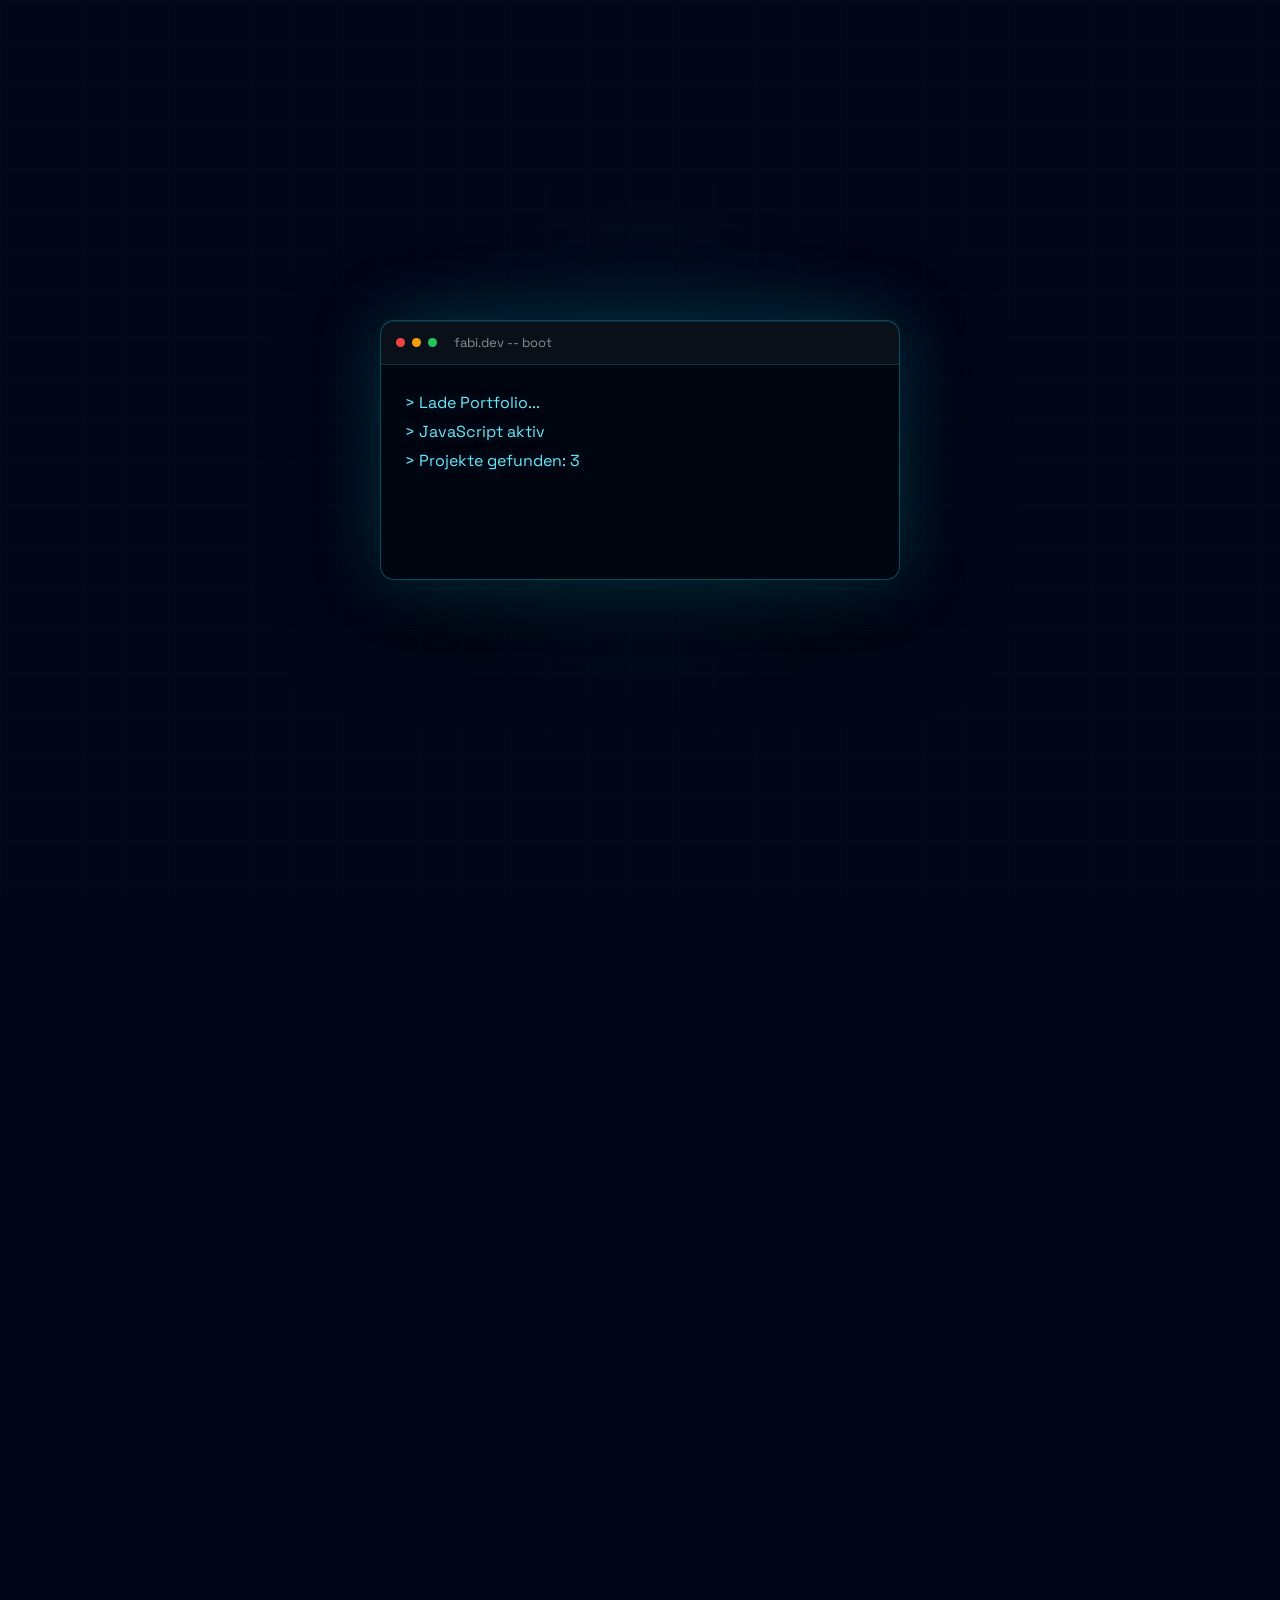
<file: index.html>
﻿<!doctype html>
<html lang="de">
  <head>
    <link rel="preconnect" href="https://fonts.googleapis.com" />
    <link rel="preconnect" href="https://fonts.gstatic.com" crossorigin />
    <link
      href="https://fonts.googleapis.com/css2?family=Inter:wght@400;500;700;900&family=Space+Grotesk:wght@500;700&display=swap"
      rel="stylesheet"
    />
    <meta charset="UTF-8" />
    <meta name="viewport" content="width=device-width, initial-scale=1.0" />
    <link rel="stylesheet" href="style.css" />
    <title>&lt;Fabi.Dev&gt;</title>
  </head>
  <body>
    <div class="loading-screen" id="loading-screen">
      <div class="loading-window">
        <div class="terminal-top">
          <span></span>
          <span></span>
          <span></span>
        </div>
        <div class="loading-output" id="loading-output"></div>
        <form class="terminal-command" id="terminal-command">
          <label for="terminal-input">fabi.dev &gt;</label>
          <input id="terminal-input" type="text" autocomplete="off" />
        </form>
      </div>
    </div>

    <header class="site-header">
      <nav class="glass-nav">
        <ul class="nav-links">
          <li><a href="#home">Home</a></li>
          <li><a href="#projects">Projekte</a></li>
          <li><a href="#about">Über mich</a></li>
          <li><a href="#contact">Kontakt</a></li>
        </ul>

      </nav>
    </header>

    <div class="glow-panel">
      <span>Glow</span>
      <button class="glow-button is-active" data-glow="6, 182, 212" type="button">Cyan</button>
      <button class="glow-button" data-glow="124, 58, 237" type="button">Purple</button>
      <button class="glow-button" data-glow="239, 68, 68" type="button">Red</button>
    </div>

    <button class="scroll-top-button" type="button" aria-label="Nach oben scrollen">Top</button>

    <section class="hero" id="home">
      <div class="hero-card">
        <p class="hero-label">Webentwicklung / JavaScript / Projekte</p>
        <h1>&lt;Fabi.Dev&gt;</h1>
        <p class="hero-text">
          Ich lerne Webentwicklung, baue eigene Projekte und dokumentiere hier
          meinen Fortschritt.
        </p>

        <a class="hero-button" href="#projects">Projekte ansehen</a>
      </div>
    </section>

    <section class="projects" id="projects">
      <div class="section-header">
        <p class="section-label">Meine Projekte</p>
        <h2>Was ich gerade baue und lerne</h2>
      </div>

      <div class="project-grid" id="project-grid"></div>
    </section>

    <section class="about" id="about">
      <div class="section-header">
        <p class="section-label">Über mich</p>
        <h2>Ich lerne, indem ich echte Sachen baue</h2>
      </div>

      <div class="about-grid">
        <article class="info-card">
          <h3>Mein Fokus</h3>
          <p>
            Ich baue kleine Web-Projekte, damit ich HTML, CSS und JavaScript
            nicht nur verstehe, sondern wirklich anwenden kann.
          </p>
        </article>

        <article class="info-card">
          <h3>Mein Ziel</h3>
          <p>
            Schritt für Schritt möchte ich APIs, Datenbanken, eigene Tools und
            später React-Projekte verstehen und sauber umsetzen.
          </p>
        </article>
      </div>
    </section>

    <section class="learning">
      <div class="section-header">
        <p class="section-label">Lernweg</p>
        <h2>Was ich gerade trainiere</h2>
      </div>

      <div class="learning-grid">
        <article class="learning-item">
          <span>01</span>
          <h3>Grundlagen</h3>
          <p>HTML-Struktur, CSS-Layout, Abstände, Farben und responsive Design.</p>
        </article>

        <article class="learning-item">
          <span>02</span>
          <h3>JavaScript</h3>
          <p>DOM, Events, Arrays, Objekte, Funktionen und kleine UI-Features.</p>
        </article>

        <article class="learning-item">
          <span>03</span>
          <h3>Nächste Schritte</h3>
          <p>APIs, Daten speichern, bessere Projektstruktur und später React.</p>
        </article>
      </div>
    </section>

    <section class="contact" id="contact">
      <div>
        <p class="section-label">Kontakt</p>
        <h2>Kontakt & Links</h2>
        <p class="contact-text">
          Du findest mein Projekt auf GitHub. Weitere Links und Kontaktmoeglichkeiten
          kann ich spaeter hier ergaenzen.
        </p>
      </div>

      <div class="contact-actions">
        <a href="https://github.com/xFabi" target="_blank" rel="noreferrer">GitHub ansehen</a>
        <a href="https://discord.com/users/1252322907980566538" target="_blank" rel="noreferrer">Discord</a>
        <a class="contact-secondary" href="#projects">Projekte ansehen</a>
      </div>
    </section>

    <footer class="site-footer">
      <p>&lt;Fabi.Dev&gt;</p>
      <div class="footer-links">
        <a href="impressum.html">Impressum</a>
        <a href="datenschutz.html">Datenschutz</a>
      </div>
      <span>Portfolio V1 / gebaut mit HTML, CSS und JavaScript</span>
    </footer>



    
      <script src="data-js/projekte.js"></script>  
    <script src="js/main.js"></script>
  </body>
</html>
</file>
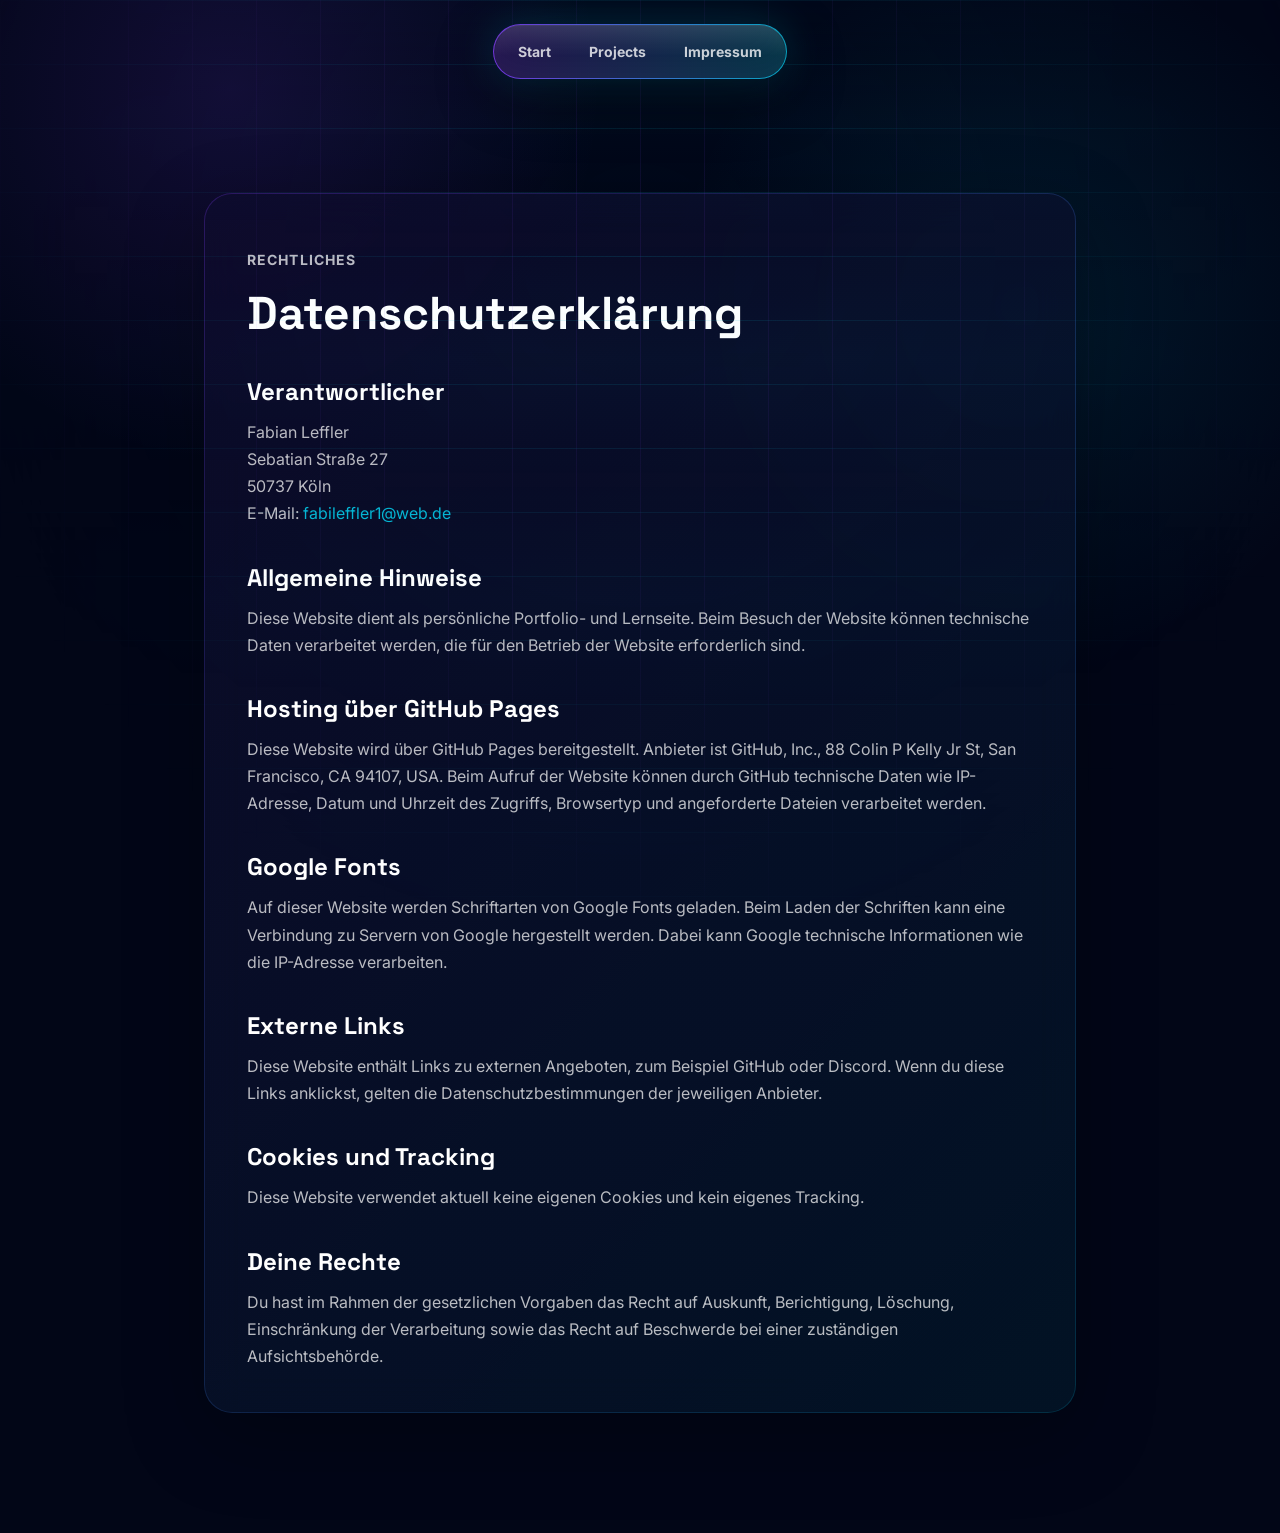
<file: datenschutz.html>
<!doctype html>
<html lang="de">
  <head>
    <link rel="preconnect" href="https://fonts.googleapis.com" />
    <link rel="preconnect" href="https://fonts.gstatic.com" crossorigin />
    <link
      href="https://fonts.googleapis.com/css2?family=Inter:wght@400;500;700;900&family=Space+Grotesk:wght@500;700&display=swap"
      rel="stylesheet"
    />
    <meta charset="UTF-8" />
    <meta name="viewport" content="width=device-width, initial-scale=1.0" />
    <link rel="stylesheet" href="style.css" />
    <title>Datenschutz / &lt;Fabi.Dev&gt;</title>
  </head>
  <body>
    <header class="site-header">
      <nav class="glass-nav">
        <ul class="nav-links">
          <li><a href="index.html">Start</a></li>
          <li><a href="index.html#projects">Projects</a></li>
          <li><a href="impressum.html">Impressum</a></li>
        </ul>
      </nav>
    </header>

    <main class="legal-page">
      <article class="legal-card">
        <p class="section-label">Rechtliches</p>
        <h1>Datenschutzerklärung</h1>

        <section>
          <h2>Verantwortlicher</h2>
          <p>
            Fabian Leffler<br />
            Sebatian Straße 27<br />
            50737 Köln<br />
            E-Mail: 
            <a href="mailto:fabileffler1@web.de">fabileffler1@web.de</a>
          </p>
        </section>

        <section>
          <h2>Allgemeine Hinweise</h2>
          <p>
            Diese Website dient als persönliche Portfolio- und Lernseite. Beim
            Besuch der Website können technische Daten verarbeitet werden, die
            für den Betrieb der Website erforderlich sind.
          </p>
        </section>

        <section>
          <h2>Hosting über GitHub Pages</h2>
          <p>
            Diese Website wird über GitHub Pages bereitgestellt. Anbieter ist
            GitHub, Inc., 88 Colin P Kelly Jr St, San Francisco, CA 94107, USA.
            Beim Aufruf der Website können durch GitHub technische Daten wie
            IP-Adresse, Datum und Uhrzeit des Zugriffs, Browsertyp und
            angeforderte Dateien verarbeitet werden.
          </p>
        </section>

        <section>
          <h2>Google Fonts</h2>
          <p>
            Auf dieser Website werden Schriftarten von Google Fonts geladen.
            Beim Laden der Schriften kann eine Verbindung zu Servern von Google
            hergestellt werden. Dabei kann Google technische Informationen wie
            die IP-Adresse verarbeiten.
          </p>
        </section>

        <section>
          <h2>Externe Links</h2>
          <p>
            Diese Website enthält Links zu externen Angeboten, zum Beispiel
            GitHub oder Discord. Wenn du diese Links anklickst, gelten die
            Datenschutzbestimmungen der jeweiligen Anbieter.
          </p>
        </section>

        <section>
          <h2>Cookies und Tracking</h2>
          <p>
            Diese Website verwendet aktuell keine eigenen Cookies und kein
            eigenes Tracking.
          </p>
        </section>

        <section>
          <h2>Deine Rechte</h2>
          <p>
            Du hast im Rahmen der gesetzlichen Vorgaben das Recht auf Auskunft,
            Berichtigung, Löschung, Einschränkung der Verarbeitung sowie das
            Recht auf Beschwerde bei einer zuständigen Aufsichtsbehörde.
          </p>
        </section>
      </article>
    </main>
  </body>
</html>
</file>
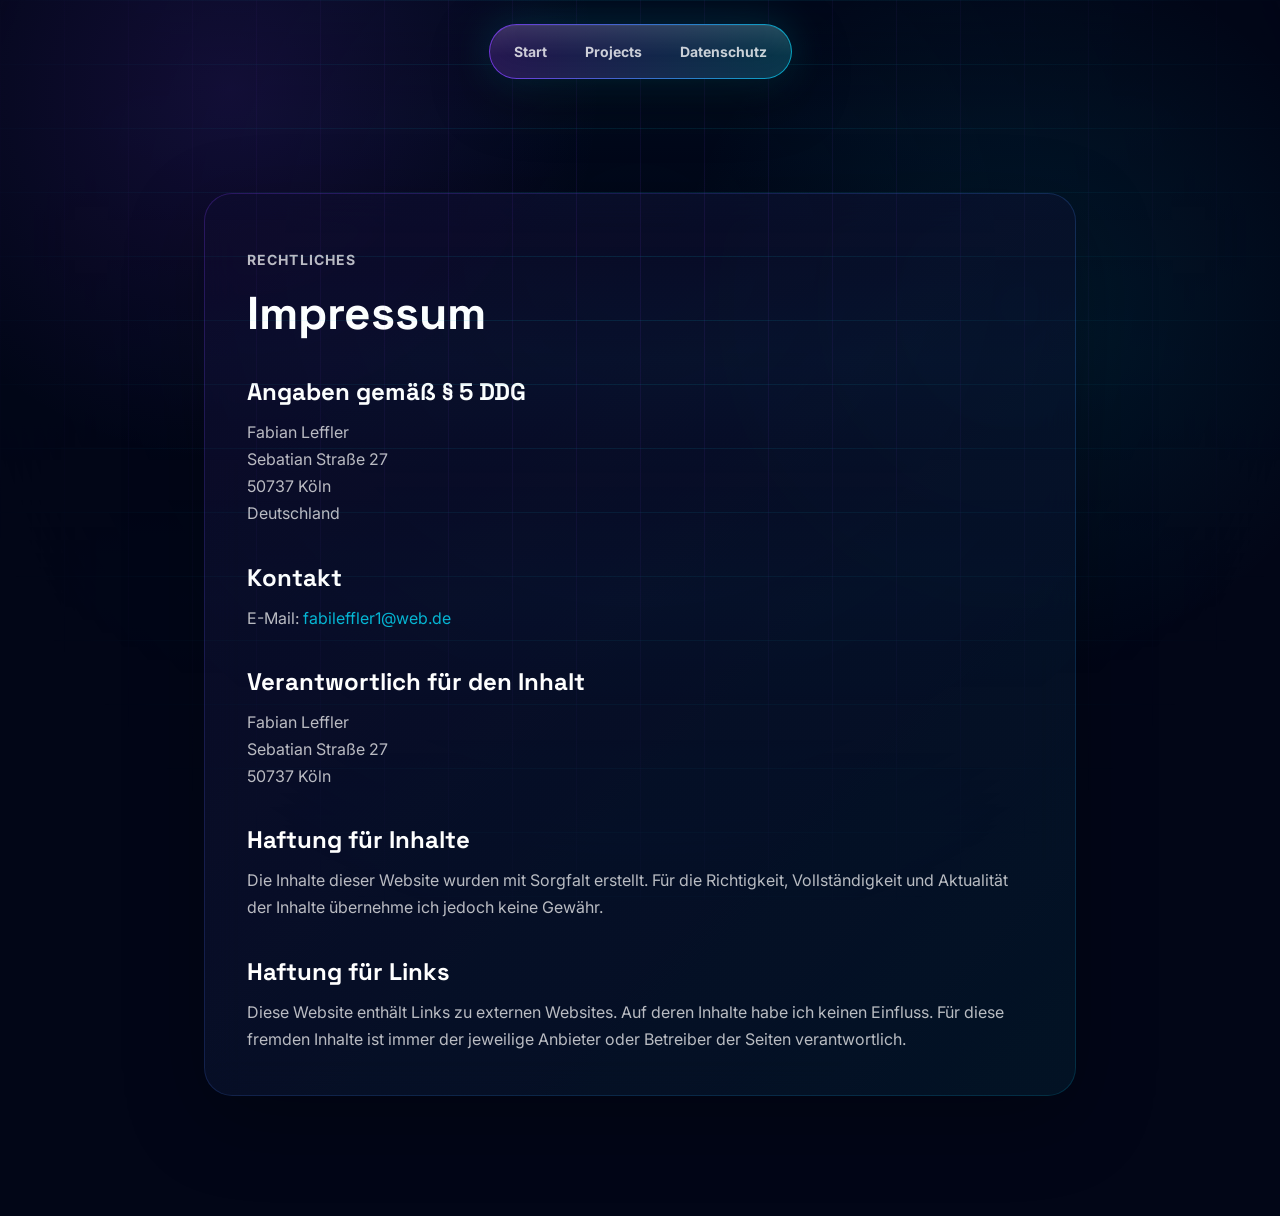
<file: impressum.html>
<!doctype html>
<html lang="de">
  <head>
    <link rel="preconnect" href="https://fonts.googleapis.com" />
    <link rel="preconnect" href="https://fonts.gstatic.com" crossorigin />
    <link
      href="https://fonts.googleapis.com/css2?family=Inter:wght@400;500;700;900&family=Space+Grotesk:wght@500;700&display=swap"
      rel="stylesheet"
    />
    <meta charset="UTF-8" />
    <meta name="viewport" content="width=device-width, initial-scale=1.0" />
    <link rel="stylesheet" href="style.css" />
    <title>Impressum / &lt;Fabi.Dev&gt;</title>
  </head>
  <body>
    <header class="site-header">
      <nav class="glass-nav">
        <ul class="nav-links">
          <li><a href="index.html">Start</a></li>
          <li><a href="index.html#projects">Projects</a></li>
          <li><a href="datenschutz.html">Datenschutz</a></li>
        </ul>
      </nav>
    </header>

    <main class="legal-page">
      <article class="legal-card">
        <p class="section-label">Rechtliches</p>
        <h1>Impressum</h1>

        <section>
          <h2>Angaben gemäß § 5 DDG</h2>
          <p>
            Fabian Leffler<br />
            Sebatian Straße 27<br />
            50737 Köln<br />
            Deutschland
          </p>
        </section>

        <section>
          <h2>Kontakt</h2>
          <p>
            E-Mail:
            <a href="mailto:fabileffler1@web.de">fabileffler1@web.de</a>
          </p>
        </section>

        <section>
          <h2>Verantwortlich für den Inhalt</h2>
          <p>
            Fabian Leffler<br />
            Sebatian Straße 27<br />
            50737 Köln
          </p>
        </section>

        <section>
          <h2>Haftung für Inhalte</h2>
          <p>
            Die Inhalte dieser Website wurden mit Sorgfalt erstellt. Für die
            Richtigkeit, Vollständigkeit und Aktualität der Inhalte übernehme
            ich jedoch keine Gewähr.
          </p>
        </section>

        <section>
          <h2>Haftung für Links</h2>
          <p>
            Diese Website enthält Links zu externen Websites. Auf deren Inhalte
            habe ich keinen Einfluss. Für diese fremden Inhalte ist immer der
            jeweilige Anbieter oder Betreiber der Seiten verantwortlich.
          </p>
        </section>
      </article>
    </main>
  </body>
</html>
</file>
<file: style.css>
/* Basis */

h1,
h2,
h3 {
  font-family: "Space Grotesk", sans-serif;
}

* {
    box-sizing: border-box;
}

body {
  margin: 0;
  font-family: "Inter", sans-serif;
  background-color: #020617;
  color: white;
  overflow-x: hidden;
}

body.is-loading {
  overflow: hidden;
}

body.is-loading .site-header,
body.is-loading .glow-panel,
body.is-loading .scroll-top-button,
body.is-loading .hero,
body.is-loading .projects,
body.is-loading .about,
body.is-loading .learning,
body.is-loading .contact,
body.is-loading .site-footer {
  visibility: hidden;
}

body:not(.is-loading) .loading-screen {
  pointer-events: none;
}

body::before {
  position: fixed;
  inset: 0;
  z-index: -1;
  background:
    radial-gradient(circle at 18% 10%, rgba(124, 58, 237, 0.14), transparent 28%),
    radial-gradient(circle at 80% 34%, rgba(6, 182, 212, 0.1), transparent 30%),
    #020617;
  content: "";
}

body::after {
  position: fixed;
  inset: 0;
  z-index: 0;
  background-image:
    linear-gradient(rgba(6, 182, 212, 0.14) 1px, transparent 1px),
    linear-gradient(90deg, rgba(124, 58, 237, 0.11) 1px, transparent 1px),
    linear-gradient(180deg, transparent, rgba(6, 182, 212, 0.035), transparent);
  background-size: 64px 64px, 64px 64px, 100% 240px;
  box-shadow: inset 0 0 120px rgba(6, 182, 212, 0.08);
  mask-image: radial-gradient(circle at 50% 28%, black, transparent 78%);
  animation: gridMove 18s linear infinite;
  content: "";
  pointer-events: none;
}

.site-header,
.hero,
.projects,
.about,
.learning,
.contact,
.site-footer {
  position: relative;
  z-index: 1;
}

@keyframes gridMove {
  0% {
    background-position: 0 0;
    opacity: 0.7;
  }

  50% {
    opacity: 0.5;
  }

  100% {
    background-position: 64px 64px;
    opacity: 0.7;
  }
}

h1,
h2,
h3,
p {
    margin: 0;
}


:root {
  --glow-color: 6, 182, 212;
}

/* Hero */

.hero {
  display: flex;
  align-items: flex-start;
  max-width: 1280px;
  min-height: 520px;
  margin: 90px auto 0;
  padding: 48px 64px;
  border-radius: 36px;
  background-image: url("assets/img/bg-main.png");
  background-size: cover;
  background-position: center;
  background-repeat: no-repeat;
  border: 1px solid rgba(255, 255, 255, 0.16);
  box-shadow: 0 30px 100px rgba(var(--glow-color), 0.18);
  outline: 1px solid rgba(255, 255, 255, 0.08);
  outline-offset: -8px;
  overflow: hidden;
}

.hero-card {
  width: 560px;
  min-height: 390px;
  padding: 64px;
  border-radius: 28px;
  background: rgba(2, 6, 23, 0.42);
  border: 1px solid rgba(255, 255, 255, 0.1);
  backdrop-filter: blur(18px);
  box-shadow: 0 24px 80px rgba(0, 0, 0, 0.35);
}

.hero-card h1 {
  font-size: 56px;
  line-height: 1;
  background: linear-gradient(90deg, #7C3AED, #06b6d4);
  -webkit-background-clip: text;
  color: transparent;
}

.hero-label {
  margin-bottom: 14px;
  color: #ffffff;
  font-size: 14px;
  font-weight: 700;
  letter-spacing: 0.08em;
  text-transform: uppercase;
}

.hero-text {
  max-width: 390px;
  margin-top: 18px;
  color: rgb(255, 255, 255);
  font-size: 17px;
  line-height: 1.6;
}

/* Lade-Terminal */

.loading-screen {
  position: fixed;
  inset: 0;
  z-index: 100;
  display: grid;
  place-items: center;
  padding: 24px;
  background: #020617;
  opacity: 1;
  transition: opacity 0.45s ease, visibility 0.45s ease;
}

.loading-screen::before {
  position: absolute;
  inset: 0;
  background:
    linear-gradient(rgba(6, 182, 212, 0.06) 1px, transparent 1px),
    linear-gradient(90deg, rgba(6, 182, 212, 0.04) 1px, transparent 1px),
    radial-gradient(circle at 50% 50%, rgba(var(--glow-color), 0.16), transparent 36%);
  background-size: 42px 42px, 42px 42px, 100% 100%;
  content: "";
  opacity: 0.5;
}

.loading-screen.is-hidden {
  visibility: hidden;
  opacity: 0;
}

.loading-window {
  position: relative;
  z-index: 1;
  width: min(520px, 100%);
  min-height: 260px;
  overflow: hidden;
  border: 1px solid rgba(6, 182, 212, 0.42);
  border-radius: 14px;
  background: rgba(1, 7, 16, 0.96);
  box-shadow:
    inset 0 1px 0 rgba(255, 255, 255, 0.08),
    0 0 70px rgba(var(--glow-color), 0.25),
    0 30px 100px rgba(0, 0, 0, 0.65);
}

.terminal-top {
  display: flex;
  gap: 7px;
  align-items: center;
  padding: 13px 15px;
  border-bottom: 1px solid rgba(6, 182, 212, 0.22);
  background: rgba(255, 255, 255, 0.04);
}

.terminal-top::after {
  margin-left: 10px;
  color: rgba(255, 255, 255, 0.52);
  font-family: "Space Grotesk", sans-serif;
  font-size: 13px;
  content: "fabi.dev -- boot";
}

.terminal-top span {
  width: 9px;
  height: 9px;
  border-radius: 999px;
  background: rgba(255, 255, 255, 0.25);
}

.terminal-top span:nth-child(1) {
  background: #ef4444;
}

.terminal-top span:nth-child(2) {
  background: #f59e0b;
}

.terminal-top span:nth-child(3) {
  background: #22c55e;
}

.loading-output {
  padding: 24px 24px 28px;
  color: #67e8f9;
  font-family: "Space Grotesk", sans-serif;
  font-size: 16px;
  line-height: 1.8;
  text-shadow: 0 0 18px rgba(6, 182, 212, 0.34);
}

.terminal-line {
  min-height: 23px;
}

.terminal-cursor {
  display: inline-block;
  width: 8px;
  height: 16px;
  margin-left: 3px;
  background: #06b6d4;
  animation: cursorBlink 0.8s infinite;
  vertical-align: -2px;
}

.terminal-command {
  display: none;
  align-items: center;
  gap: 8px;
  padding: 0 24px 24px;
  color: #67e8f9;
  font-family: "Space Grotesk", sans-serif;
  font-size: 16px;
}

.terminal-command.is-visible {
  display: flex;
}

.terminal-command label {
  flex: 0 0 auto;
}

.terminal-command input {
  width: 100%;
  border: 0;
  outline: 0;
  background: transparent;
  color: #ffffff;
  font: inherit;
  caret-color: #06b6d4;
}

@keyframes cursorBlink {
  0%,
  45% {
    opacity: 1;
  }

  46%,
  100% {
    opacity: 0;
  }
}

.hero-button {
  display: inline-flex;
  margin-top: 32px;
  padding: 13px 20px;
  border-radius: 999px;
  background: rgba(255, 255, 255, 0.08);
  border: 1px solid rgba(6, 182, 212, 0.45);
  color: white;
  font-weight: 700;
  text-decoration: none;
  box-shadow: 0 0 30px rgba(var(--glow-color), 0.18);
}

.hero-button:hover {
  background: rgba(6, 182, 212, 0.16);
}

/* Navigation */

.site-header {
  position: sticky;
  top: 0;
  z-index: 30;
  padding: 24px 48px;
  pointer-events: none;
}

.glass-nav {
  position: relative;
  width: fit-content;
  margin: 0 auto;
  padding: 8px;
  border-radius: 999px;
  background:
    linear-gradient(rgba(2, 6, 23, 0.72), rgba(2, 6, 23, 0.72)) padding-box,
    linear-gradient(90deg, rgba(124, 58, 237, 0.9), rgba(6, 182, 212, 0.9)) border-box;
  border: 1px solid transparent;
  backdrop-filter: blur(22px);
  pointer-events: auto;
  box-shadow:
    inset 0 1px 0 rgba(255, 255, 255, 0.16),
    inset 0 -18px 35px rgba(255, 255, 255, 0.035),
    0 18px 60px rgba(0, 0, 0, 0.35),
    0 0 42px rgba(var(--glow-color), 0.22);
}

.glass-nav::before {
  position: absolute;
  inset: 1px;
  border-radius: inherit;
  background: linear-gradient(180deg, rgba(255, 255, 255, 0.12), transparent 58%);
  content: "";
  pointer-events: none;
}

.nav-links {
  display: flex;
  gap: 6px;
  padding: 0;
  margin: 0;
  list-style: none;
}

.nav-links a {
  display: inline-flex;
  padding: 10px 16px;
  border-radius: 999px;
  color: rgba(255, 255, 255, 0.78);
  font-size: 14px;
  font-weight: 700;
  text-decoration: none;
  transition: background 0.2s ease, color 0.2s ease, box-shadow 0.2s ease;
}

.nav-links a:hover {
  color: white;
  background: rgba(255, 255, 255, 0.11);
  box-shadow: inset 0 1px 0 rgba(255, 255, 255, 0.12);
}

.nav-links a.is-active {
  color: white;
  background: rgba(var(--glow-color), 0.18);
  box-shadow:
    inset 0 1px 0 rgba(255, 255, 255, 0.14),
    0 0 24px rgba(var(--glow-color), 0.18);
}

/* Floating Buttons */

.glow-panel {
  position: fixed;
  right: 24px;
  bottom: 24px;
  z-index: 20;
  display: flex;
  align-items: center;
  gap: 6px;
  padding: 8px;
  border-radius: 999px;
  background:
    linear-gradient(rgba(2, 6, 23, 0.72), rgba(2, 6, 23, 0.72)) padding-box,
    linear-gradient(90deg, rgba(124, 58, 237, 0.38), rgba(6, 182, 212, 0.38)) border-box;
  border: 1px solid transparent;
  backdrop-filter: blur(18px);
  box-shadow: 0 18px 50px rgba(0, 0, 0, 0.32);
}

.glow-panel span {
  padding: 0 8px;
  color: rgba(255, 255, 255, 0.62);
  font-size: 13px;
  font-weight: 700;
}

.glow-button {
  padding: 10px 12px;
  border: 0;
  border-radius: 999px;
  background: rgba(255, 255, 255, 0.08);
  color: rgba(255, 255, 255, 0.78);
  cursor: pointer;
  font-family: inherit;
  font-size: 13px;
  font-weight: 700;
}

.glow-button:hover,
.glow-button.is-active {
  color: white;
  background: rgba(var(--glow-color), 0.18);
}

.scroll-top-button {
  position: fixed;
  right: 24px;
  bottom: 86px;
  z-index: 20;
  width: 48px;
  height: 48px;
  border: 1px solid rgba(6, 182, 212, 0.32);
  border-radius: 999px;
  background: rgba(2, 6, 23, 0.72);
  color: white;
  cursor: pointer;
  font-family: inherit;
  font-size: 13px;
  font-weight: 700;
  opacity: 0;
  pointer-events: none;
  transform: translateY(12px);
  transition: opacity 0.2s ease, transform 0.2s ease, background 0.2s ease;
  backdrop-filter: blur(18px);
  box-shadow: 0 18px 50px rgba(0, 0, 0, 0.32);
}

.scroll-top-button.is-visible {
  opacity: 1;
  pointer-events: auto;
  transform: translateY(0);
}

.scroll-top-button:hover {
  background: rgba(var(--glow-color), 0.18);
}

/* Inhalt / Sections */

.projects {
  max-width: 1280px;
  margin: 120px auto 0;
  padding-bottom: 120px;
  scroll-margin-top: 120px;
}

.about,
.learning,
.contact,
.site-footer {
  max-width: 1280px;
  margin: 0 auto;
}

.about,
.learning,
.contact {
  scroll-margin-top: 120px;
}

.section-header {
  margin-bottom: 32px;
  text-align: center;
}

.section-label {
  display: grid;
  grid-template-columns: 1fr auto 1fr;
  align-items: center;
  gap: 18px;
  color: #06b6d4;
  font-size: 14px;
  font-weight: 700;
  text-transform: uppercase;
  letter-spacing: 0.08em;
}

.section-label::before,
.section-label::after {
  height: 1px;
  background: linear-gradient(90deg, transparent, rgba(6, 182, 212, 0.45));
  content: "";
}

.section-label::after {
  background: linear-gradient(90deg, rgba(124, 58, 237, 0.45), transparent);
}

.section-header h2 {
  margin-top: 10px;
  font-size: 42px;
}

/* Projektkarten */

.project-grid {
  display: grid;
  grid-template-columns: repeat(auto-fit, minmax(min(100%, 320px), 1fr));
  gap: 24px;
}

.project-card {
  position: relative;
  min-height: 360px;
  border-radius: 28px;
  perspective: 1000px;
  box-shadow: 0 30px 100px rgba(var(--glow-color), 0.18);
}

.project-card-inner {
  position: relative;
  min-height: 360px;
  transition: transform 0.7s ease;
  transform-style: preserve-3d;
}

.project-card.is-flipped .project-card-inner {
  transform: rotateY(180deg);
}

.project-card-face {
  position: absolute;
  inset: 0;
  display: flex;
  flex-direction: column;
  padding: 28px;
  border-radius: 28px;
  overflow: hidden;
  background:
    linear-gradient(rgba(2, 6, 23, 0.68), rgba(2, 6, 23, 0.68)) padding-box,
    linear-gradient(135deg, rgba(124, 58, 237, 0.42), rgba(6, 182, 212, 0.34), rgba(255, 255, 255, 0.08)) border-box;
  border: 1px solid transparent;
  backdrop-filter: blur(22px);
  box-shadow:
    inset 0 1px 0 rgba(255, 255, 255, 0.1),
    0 24px 70px rgba(0, 0, 0, 0.24),
    0 0 28px rgba(var(--glow-color), 0.08);
  backface-visibility: hidden;
}

.project-card-back {
  transform: rotateY(180deg);
}

.project-back-top {
  display: flex;
  align-items: center;
  justify-content: space-between;
  gap: 16px;
}

.project-card-face::before {
  position: absolute;
  inset: 1px;
  border-radius: inherit;
  background:
    linear-gradient(180deg, rgba(255, 255, 255, 0.07), transparent 45%),
    radial-gradient(circle at 18% 12%, rgba(124, 58, 237, 0.1), transparent 30%),
    radial-gradient(circle at 90% 8%, rgba(6, 182, 212, 0.08), transparent 34%);
  content: "";
  pointer-events: none;
}

.project-card-face > * {
  position: relative;
  z-index: 1;
}

.project-card-top,
.project-card-bottom {
  display: flex;
  align-items: center;
  justify-content: space-between;
  gap: 16px;
}

.project-number {
  color: rgba(255, 255, 255, 0.28);
  font-family: "Space Grotesk", sans-serif;
  font-size: 32px;
  font-weight: 700;
}

.project-status {
  width: fit-content;
  padding: 7px 12px;
  border-radius: 999px;
  background: rgba(6, 182, 212, 0.12);
  color: #06b6d4;
  font-size: 13px;
  font-weight: 700;
}

.project-card-front h3 {
  margin-top: 42px;
  font-size: 28px;
}

.project-card-front > p:not(.project-status) {
  margin-top: 14px;
  color: rgba(255, 255, 255, 0.72);
  line-height: 1.6;
}

.project-back-content h3 {
  margin-top: 34px;
  font-size: 26px;
}

.project-back-content p:not(.project-status) {
  max-width: 92%;
  margin-top: 16px;
  color: rgba(255, 255, 255, 0.72);
  line-height: 1.55;
}

.project-tags {
  display: flex;
  gap: 10px;
  margin-top: 0;
}

.project-tags span {
  padding: 7px 11px;
  border-radius: 999px;
  background: rgba(216, 205, 205, 0.08);
  color: rgba(255, 255, 255, 0.78);
  font-size: 13px;
}

.project-card-bottom {
  margin-top: auto;
  padding-top: 36px;
}

.project-arrow {
  display: grid;
  width: 38px;
  height: 38px;
  place-items: center;
  flex: 0 0 auto;
  border-radius: 999px;
  background: rgba(255, 255, 255, 0.08);
  border: 1px solid rgba(255, 255, 255, 0.14);
  color: white;
  cursor: pointer;
  font-size: 18px;
  font-family: inherit;
  text-decoration: none;
}

.project-arrow:hover {
  background: rgba(6, 182, 212, 0.16);
  border-color: rgba(6, 182, 212, 0.38);
}

/* Info- und Lernkarten */

.about,
.learning {
  padding-bottom: 120px;
}

.about-grid,
.learning-grid {
  display: grid;
  grid-template-columns: repeat(auto-fit, minmax(min(100%, 320px), 1fr));
  gap: 24px;
}

.learning-grid {
  grid-template-columns: repeat(auto-fit, minmax(min(100%, 260px), 1fr));
}

.info-card,
.learning-item,
.contact {
  border-radius: 28px;
  background:
    linear-gradient(rgba(2, 6, 23, 0.66), rgba(2, 6, 23, 0.66)) padding-box,
    linear-gradient(135deg, rgba(255, 255, 255, 0.12), rgba(6, 182, 212, 0.26)) border-box;
  border: 1px solid transparent;
  backdrop-filter: blur(18px);
  box-shadow:
    0 24px 70px rgba(0, 0, 0, 0.2),
    0 18px 70px rgba(var(--glow-color), 0.1);

}

.info-card,
.learning-item {
  padding: 30px;
}

.info-card h3,
.learning-item h3 {
  font-size: 24px;
}

.info-card p,
.learning-item p {
  margin-top: 14px;
  color: rgba(255, 255, 255, 0.72);
  line-height: 1.65;
}

.learning-item span {
  display: inline-flex;
  margin-bottom: 28px;
  color: rgba(255, 255, 255, 0.28);
  font-family: "Space Grotesk", sans-serif;
  font-size: 34px;
  font-weight: 700;
}

.contact {
  display: flex;
  justify-content: space-between;
  gap: 28px;
  align-items: center;
  margin-bottom: 28px;
  padding: 24px 28px;
  border-radius: 24px;
  background:
    linear-gradient(rgba(2, 6, 23, 0.58), rgba(2, 6, 23, 0.58)) padding-box,
    linear-gradient(90deg, rgba(124, 58, 237, 0.18), rgba(6, 182, 212, 0.24)) border-box;
  border: 1px solid transparent;
  backdrop-filter: blur(18px);
  box-shadow: 0 18px 60px rgba(0, 0, 0, 0.18);
}

.contact h2 {
  max-width: 420px;
  margin-top: 10px;
  font-size: 26px;
}

.contact .section-label {
  display: block;
}

.contact .section-label::before,
.contact .section-label::after {
  display: none;
}

.contact-text {
  max-width: 520px;
  margin-top: 10px;
  color: rgba(255, 255, 255, 0.62);
  line-height: 1.55;
}

.contact-actions {
  display: flex;
  gap: 14px;
  flex-wrap: wrap;
}

.contact-actions a {
  display: inline-flex;
  align-items: center;
  justify-content: center;
  padding: 11px 16px;
  border-radius: 999px;
  background: rgba(255, 255, 255, 0.08);
  border: 1px solid rgba(6, 182, 212, 0.28);
  color: white;
  font-weight: 700;
  text-decoration: none;
  box-shadow: 0 0 26px rgba(var(--glow-color), 0.08);
}

.contact-actions a:hover {
  color: white;
  background: rgba(255, 255, 255, 0.12);
}


/* Footer und Rechtliches */


.site-footer {
  display: flex;
  justify-content: space-between;
  align-items: center;
  gap: 24px;
  margin-bottom: 32px;
  padding: 0 0 32px;
  background: transparent;
  border: 0;
  backdrop-filter: none;
  box-shadow: none;
  color: rgba(255, 255, 255, 0.5);
  font-size: 14px;
}

.site-footer p {
  color: white;
  font-family: "Space Grotesk", sans-serif;
  font-size: 18px;
  font-weight: 700;
}

.footer-links {
  display: flex;
  gap: 16px;
}

.footer-links a,
.legal-card a {
  color: #06b6d4;
  text-decoration: none;
}

.footer-links a:hover,
.legal-card a:hover {
  color: white;
}

.legal-page {
  max-width: 920px;
  margin: 90px auto 120px;
  padding: 0 24px;
}

.legal-card {
  padding: 42px;
  border-radius: 28px;
  background:
    linear-gradient(rgba(2, 6, 23, 0.7), rgba(2, 6, 23, 0.7)) padding-box,
    linear-gradient(135deg, rgba(124, 58, 237, 0.28), rgba(6, 182, 212, 0.24)) border-box;
  border: 1px solid transparent;
  backdrop-filter: blur(18px);
  box-shadow: 0 24px 80px rgba(0, 0, 0, 0.25);
}

.legal-card .section-label {
  display: block;
}

.legal-card .section-label::before,
.legal-card .section-label::after {
  display: none;
}

.legal-card h1 {
  margin-top: 12px;
  font-size: 46px;
}

.legal-card section {
  margin-top: 34px;
}

.legal-card h2 {
  font-size: 24px;
}

.legal-card p {
  margin-top: 12px;
  color: rgba(255, 255, 255, 0.72);
  line-height: 1.7;
}

/* Responsive Design  */


@media (max-width: 1320px) {
  .hero,
  .projects,
  .about,
  .learning,
  .contact,
  .site-footer {
    margin-left: 24px;
    margin-right: 24px;
  }
}

@media (max-width: 980px) {
  .project-grid,
  .about-grid,
  .learning-grid {
    grid-template-columns: 1fr;
  }

  .hero {
    min-height: auto;
    padding: 28px;
  }

  .hero-card {
    width: 100%;
    min-height: auto;
    padding: 34px;
  }

  .hero-card h1 {
    font-size: 42px;
  }

  .section-header h2,
  .contact h2 {
    font-size: 32px;
  }

  .contact {
    align-items: flex-start;
    flex-direction: column;
  }
}

@media (max-width: 640px) {
  .site-header {
    padding: 10px 12px;
  }

  .glass-nav {
    width: 100%;
    padding: 6px;
    overflow-x: auto;
  }

  .nav-links {
    gap: 2px;
    min-width: max-content;
  }

  .nav-links a {
    padding: 8px 10px;
    font-size: 13px;
  }

  .hero,
  .projects,
  .about,
  .learning,
  .contact,
  .site-footer {
    margin-left: 14px;
    margin-right: 14px;
  }

  .hero {
    margin-top: 44px;
    border-radius: 28px;
  }

  .projects,
  .about,
  .learning,
  .contact {
    scroll-margin-top: 92px;
  }

  .about,
  .learning,
  .contact {
    padding-top: 78px;
  }

  .hero-card h1 {
    font-size: 34px;
  }

  .project-card,
  .project-card-inner {
    min-height: 380px;
  }

  .site-footer {
    flex-direction: column;
    align-items: flex-start;
  }

  .glow-panel {
    right: 14px;
    bottom: 14px;
    max-width: calc(100vw - 28px);
    overflow-x: auto;
  }

  .scroll-top-button {
    right: 14px;
    bottom: 76px;
  }

  .footer-links {
    flex-wrap: wrap;
  }

  .legal-card {
    padding: 28px;
  }

  .legal-card h1 {
    font-size: 34px;
  }
}
</file>
